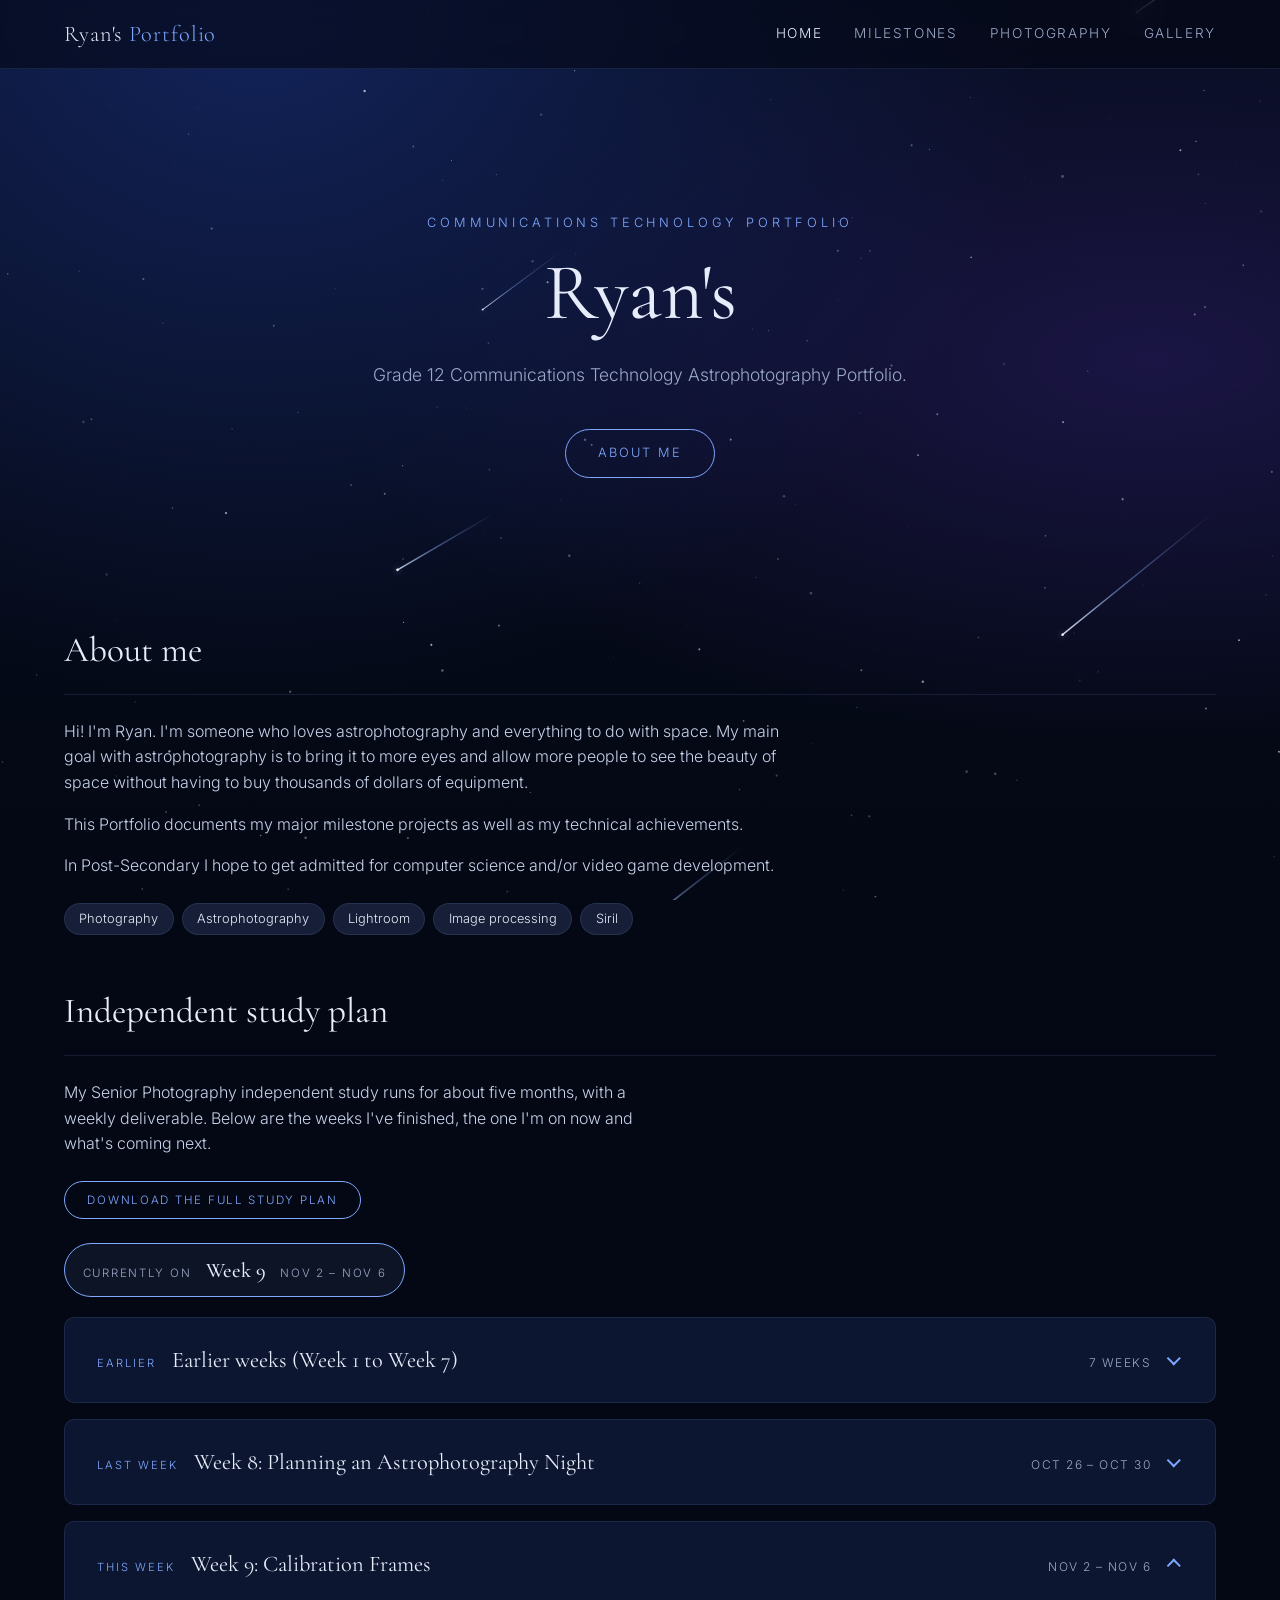
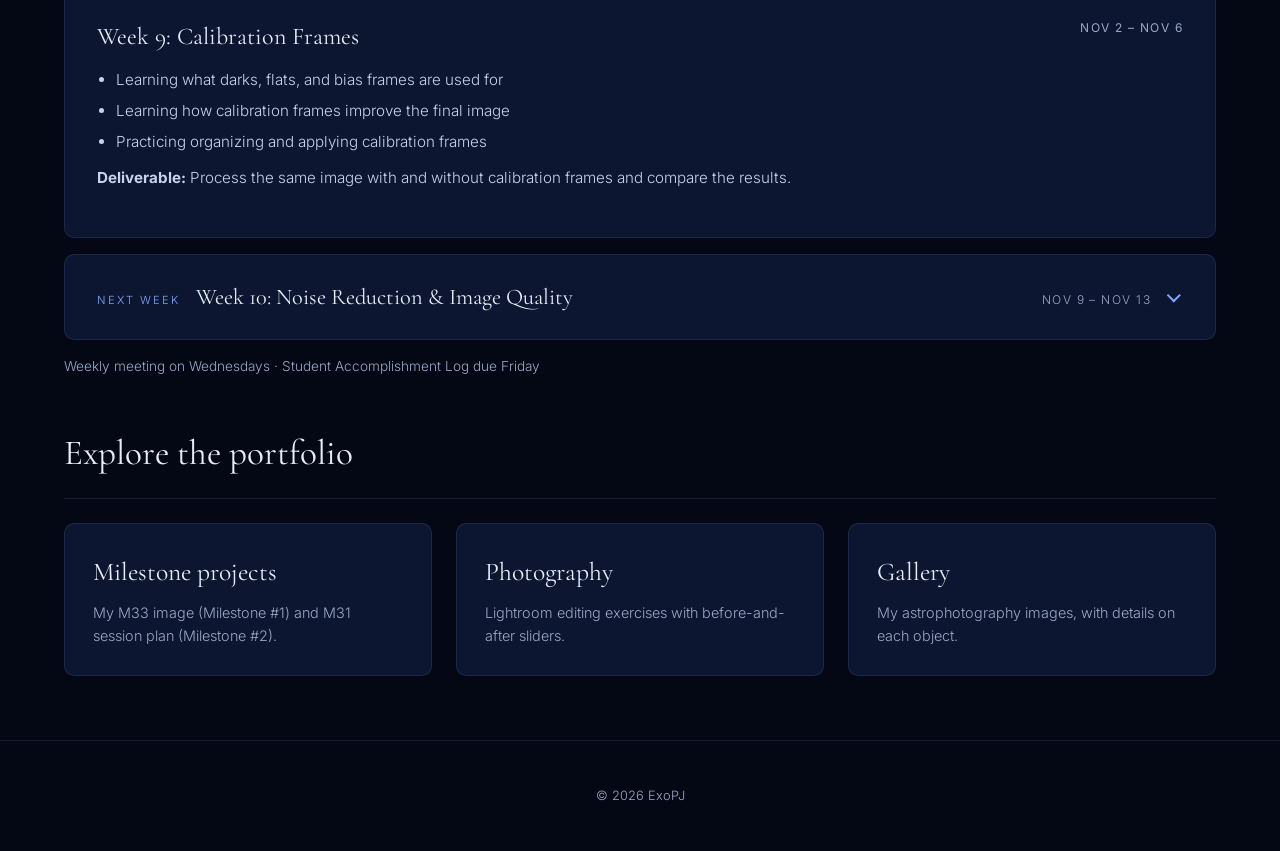
<file: index.html>
<!doctype html>
<html lang="en">
<head>
  <meta charset="utf-8">
  <meta name="viewport" content="width=device-width, initial-scale=1">
  <title>Home | Ryan – Communications Technology Portfolio</title>
  <meta name="description" content="Communications Technology portfolio: photography, astrophotography and milestone projects.">
  <link rel="preconnect" href="https://fonts.googleapis.com">
  <link rel="preconnect" href="https://fonts.gstatic.com" crossorigin>
  <link href="https://fonts.googleapis.com/css2?family=Cormorant+Garamond:wght@400;500&family=Inter:wght@300;400;500&display=swap" rel="stylesheet">
  <link rel="stylesheet" href="css/style.css?v=10">
</head>
<body>
  <canvas id="starfield" aria-hidden="true"></canvas>

  <header class="site-header">
    <nav class="nav">
      <a href="index.html" class="brand">Ryan's <span>Portfolio</span></a>
      <ul class="nav-links">
        <li><a href="index.html" class="current" aria-current="page">Home</a></li>
        <li><a href="milestones.html">Milestones</a></li>
        <li><a href="photography.html">Photography</a></li>
        <li><a href="gallery.html">Gallery</a></li>
      </ul>
    </nav>
  </header>

  <main>
    <section class="hero">
      <p class="eyebrow">Communications Technology Portfolio</p>
      <h1>Ryan's</h1>
      <p class="lede">Grade 12 Communications Technology Astrophotography Portfolio.</p>
      <a href="#about" class="btn">About me</a>
    </section>

    <section id="about" class="content">
      <h2 class="sub-head" style="margin-top:0">About me</h2>
      <div class="about-text">
        <p>Hi! I'm Ryan. I'm someone who loves astrophotography and everything to do with space. My main goal with astrophotography is to bring it to more eyes and allow more people to see the beauty of space without having to buy thousands of dollars of equipment.</p>
        <p>This Portfolio documents my major milestone projects as well as my technical achievements.</p>
        <p>In Post-Secondary I hope to get admitted for computer science and/or video game development.</p>
        <ul class="tags">
          <li>Photography</li><li>Astrophotography</li><li>Lightroom</li><li>Image processing</li><li>Siril</li>
        </ul>
      </div>

      <h2 class="sub-head">Independent study plan</h2>
      <p class="plan-intro">My Senior Photography independent study runs for about five months, with a weekly deliverable. Below are the weeks I've finished, the one I'm on now and what's coming next.</p>
      <p><a class="btn small" href="files/Senior_Photography_Independent_Study_Ryan.docx" download>Download the full study plan</a></p>
      <div id="study-plan" class="study-plan"></div>

      <h2 class="sub-head">Explore the portfolio</h2>
      <div class="tiles">
        <a class="tile" href="milestones.html"><h3>Milestone projects</h3><p>My M33 image (Milestone #1) and M31 session plan (Milestone #2).</p></a>
        <a class="tile" href="photography.html"><h3>Photography</h3><p>Lightroom editing exercises with before-and-after sliders.</p></a>
        <a class="tile" href="gallery.html"><h3>Gallery</h3><p>My astrophotography images, with details on each object.</p></a>
      </div>
    </section>

  </main>

  <footer class="site-footer">
    <p>&copy; <span id="year"></span> ExoPJ</p>
  </footer>

  <script src="js/portfolio.js?v=5"></script>
  <script src="js/study-plan.js?v=2"></script>
  <script src="js/site.js?v=6"></script>
  <script src="js/cursor.js?v=5"></script>
</body>
</html>
</file>
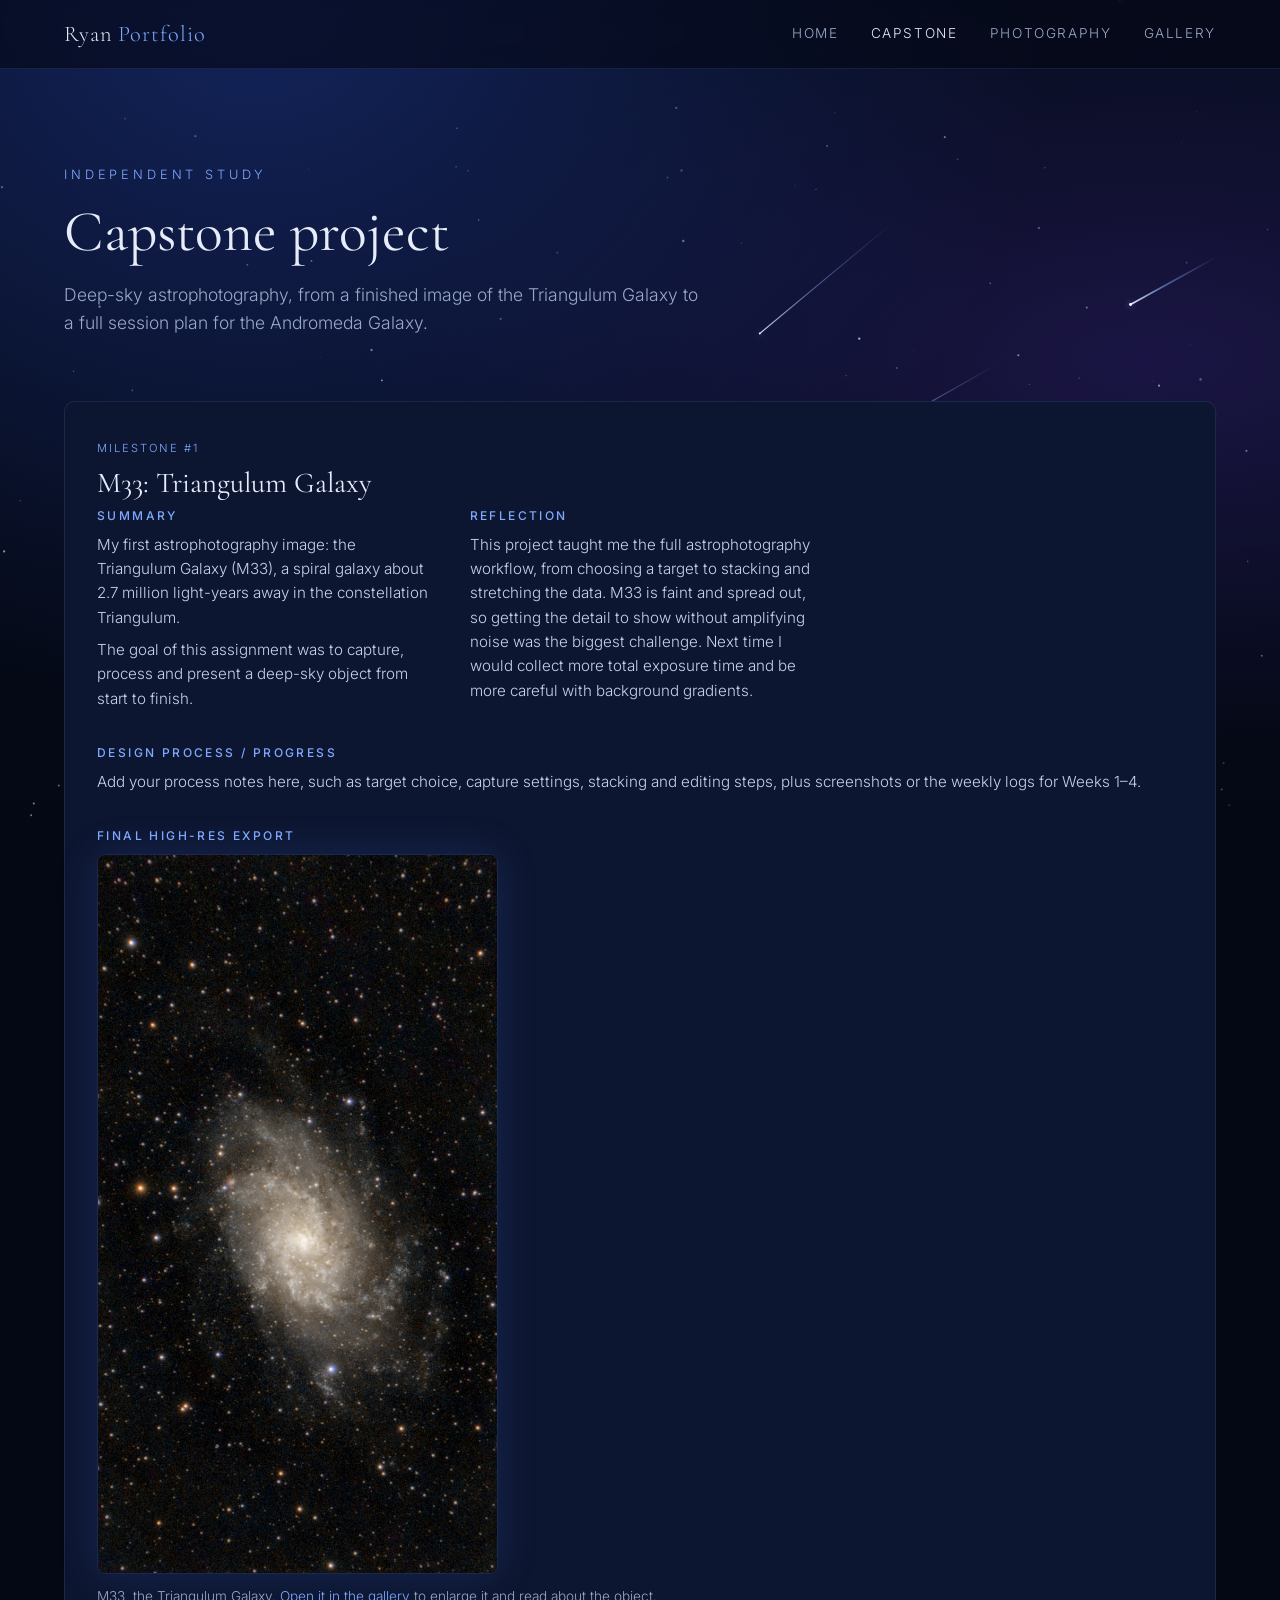
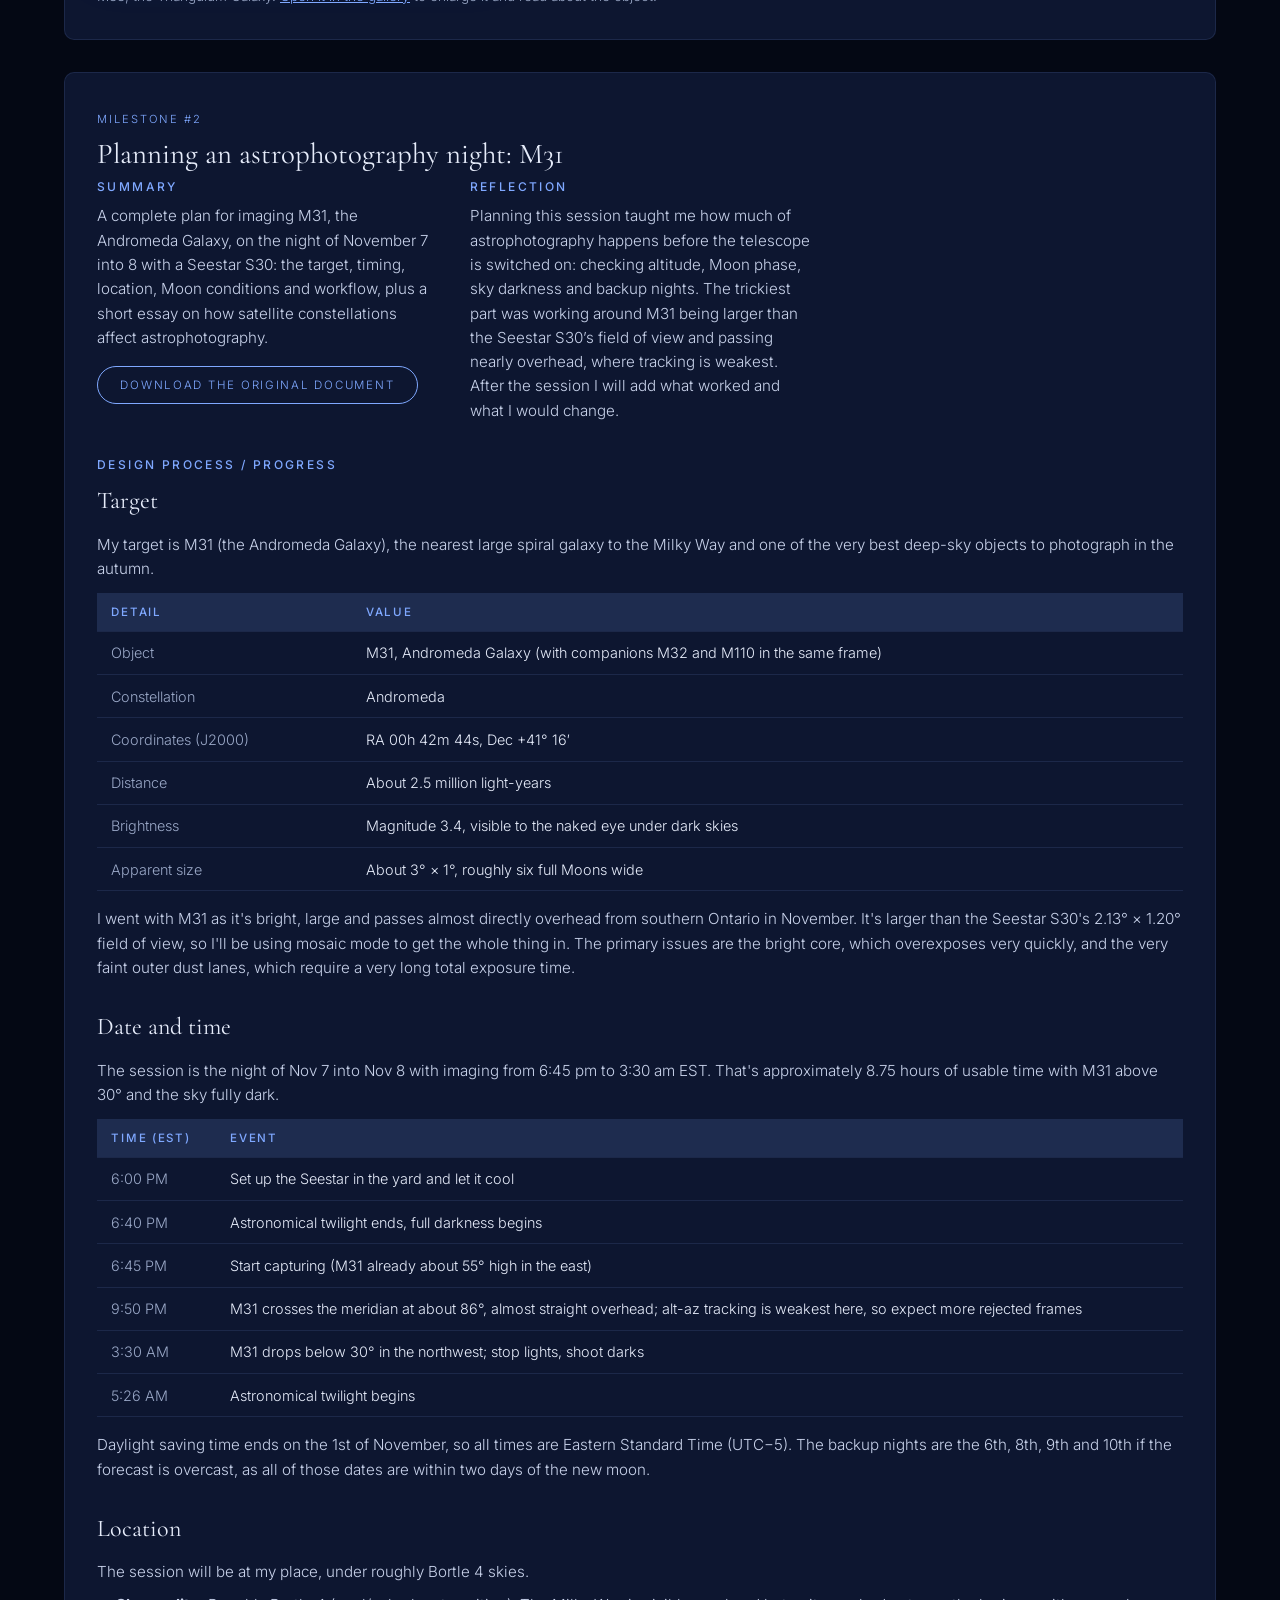
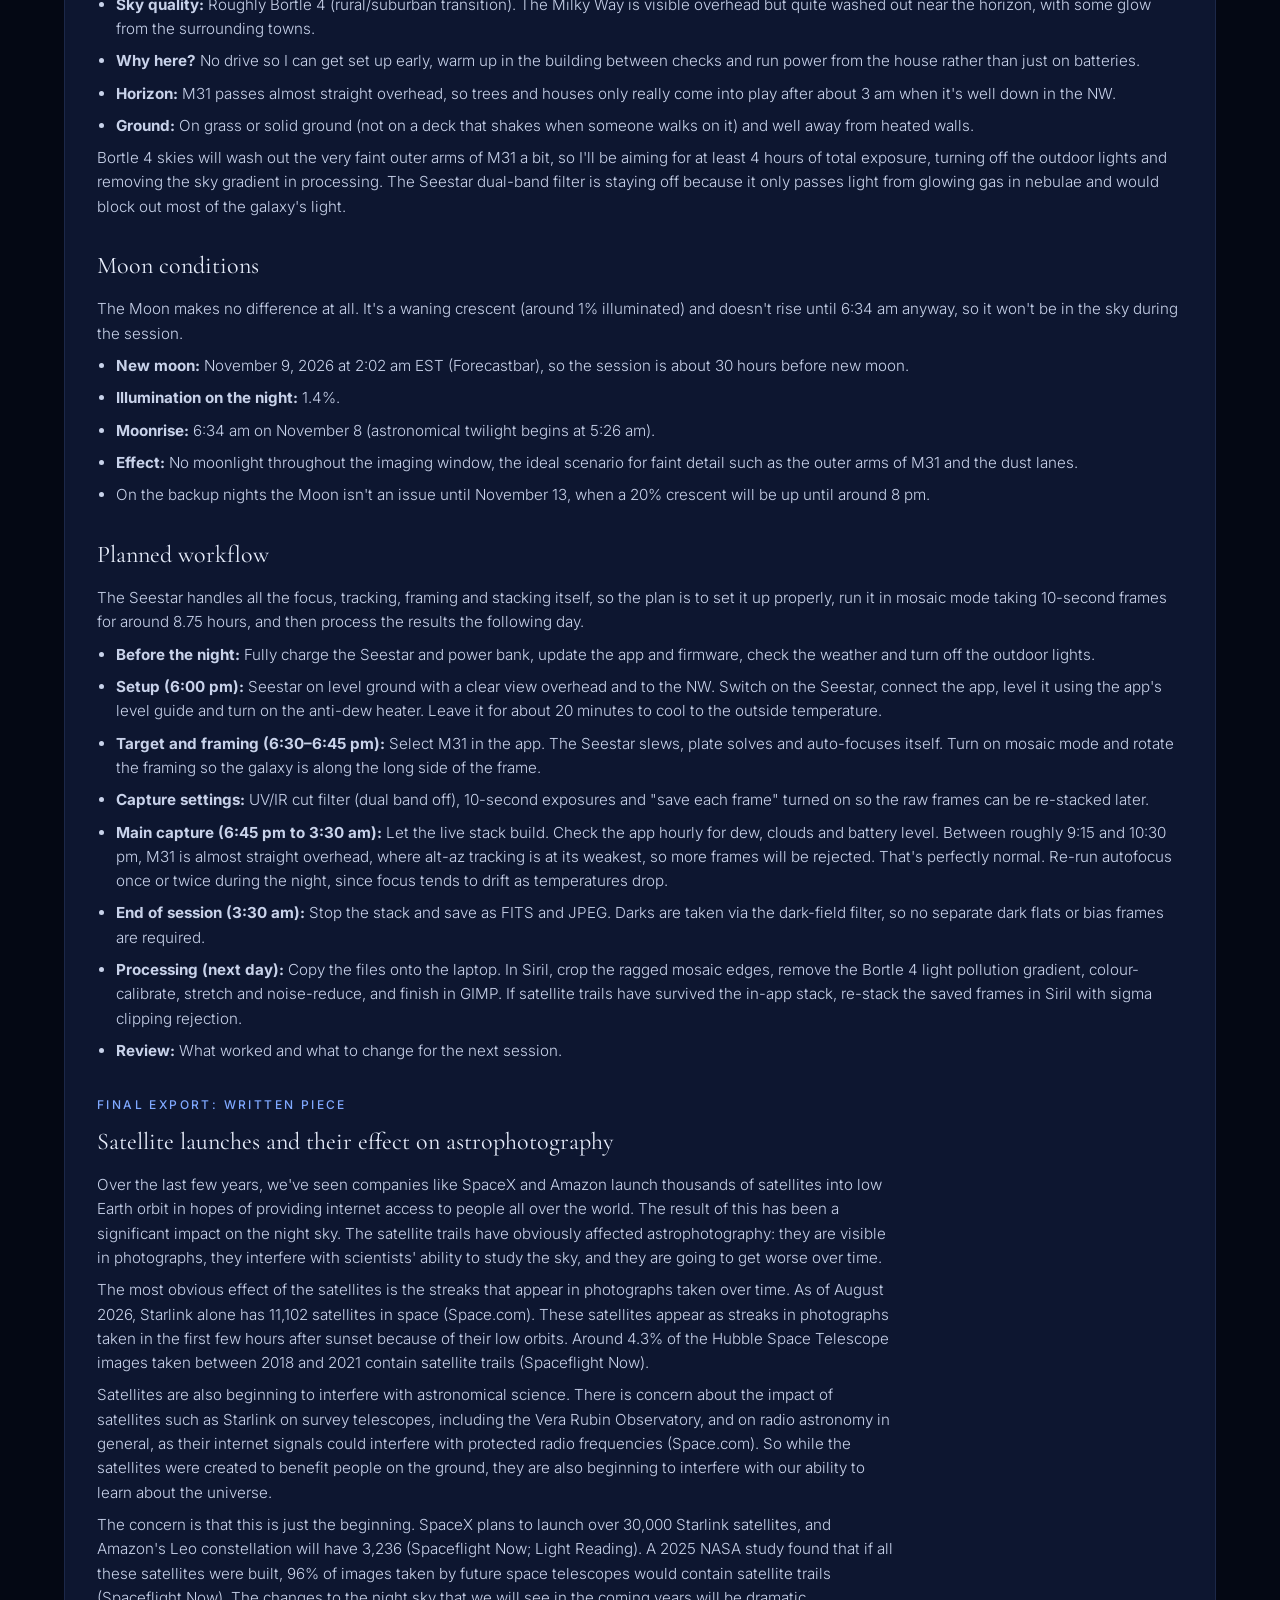
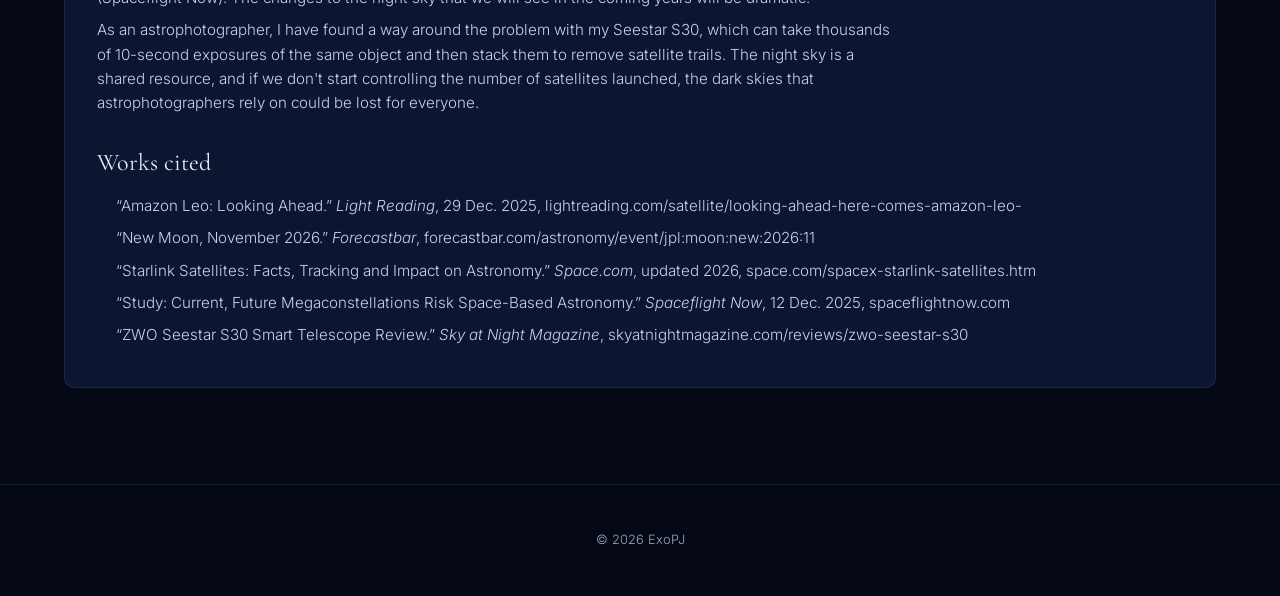
<file: capstone.html>
<!doctype html>
<html lang="en">
<head>
  <meta charset="utf-8">
  <meta name="viewport" content="width=device-width, initial-scale=1">
  <title>Capstone | Ryan – Communications Technology Portfolio</title>
  <meta name="description" content="Communications Technology portfolio: photography, astrophotography and capstone project.">
  <link rel="preconnect" href="https://fonts.googleapis.com">
  <link rel="preconnect" href="https://fonts.gstatic.com" crossorigin>
  <link href="https://fonts.googleapis.com/css2?family=Cormorant+Garamond:wght@400;500&family=Inter:wght@300;400;500&display=swap" rel="stylesheet">
  <link rel="stylesheet" href="css/style.css?v=5">
</head>
<body>
  <canvas id="starfield" aria-hidden="true"></canvas>

  <header class="site-header">
    <nav class="nav">
      <a href="index.html" class="brand">Ryan <span>Portfolio</span></a>
      <ul class="nav-links">
        <li><a href="index.html">Home</a></li>
        <li><a href="capstone.html" class="current" aria-current="page">Capstone</a></li>
        <li><a href="photography.html">Photography</a></li>
        <li><a href="gallery.html">Gallery</a></li>
      </ul>
    </nav>
  </header>

  <main>
    <section class="page-hero">
      <p class="eyebrow">Independent study</p>
      <h1>Capstone project</h1>
      <p class="lede">Deep-sky astrophotography, from a finished image of the Triangulum Galaxy to a full session plan for the Andromeda Galaxy.</p>
    </section>
    <div class="content">

    <article class="milestone" id="milestone-1">
      <header><span class="badge">Milestone #1</span><h2>M33: Triangulum Galaxy</h2></header>
      <div class="ms-grid">
        <section class="ms-part"><h3>Summary</h3>
          <p>My first astrophotography image: the Triangulum Galaxy (M33), a spiral galaxy about 2.7 million light-years away in the constellation Triangulum.</p>
          <p>The goal of this assignment was to capture, process and present a deep-sky object from start to finish.</p>
        </section>
        <section class="ms-part"><h3>Reflection</h3>
          <p>This project taught me the full astrophotography workflow, from choosing a target to stacking and stretching the data. M33 is faint and spread out, so getting the detail to show without amplifying noise was the biggest challenge. Next time I would collect more total exposure time and be more careful with background gradients.</p>
        </section>
        <section class="ms-part wide"><h3>Design process / progress</h3>
          <p class="todo">Add your process notes here, such as target choice, capture settings, stacking and editing steps, plus screenshots or the weekly logs for Weeks 1&ndash;4.</p>
        </section>
        <section class="ms-part wide"><h3>Final high-res export</h3>
          <figure class="ms-figure">
            <a href="gallery.html"><img src="images/m33.webp" alt="Triangulum Galaxy (M33)" loading="lazy"></a>
            <figcaption>M33, the Triangulum Galaxy. <a href="gallery.html">Open it in the gallery</a> to enlarge it and read about the object.</figcaption>
          </figure>
        </section>
      </div>
    </article>

    <article class="milestone" id="milestone-2">
      <header><span class="badge">Milestone #2</span><h2>Planning an astrophotography night: M31</h2></header>
      <div class="ms-grid">
        <section class="ms-part"><h3>Summary</h3>
          <p>A complete plan for imaging M31, the Andromeda Galaxy, on the night of November 7 into 8 with a Seestar S30: the target, timing, location, Moon conditions and workflow, plus a short essay on how satellite constellations affect astrophotography.</p>
          <p><a class="btn small" href="files/Planning_an_Astrophotography_Night.docx" download>Download the original document</a></p>
        </section>
        <section class="ms-part"><h3>Reflection</h3>
          <p>Planning this session taught me how much of astrophotography happens before the telescope is switched on: checking altitude, Moon phase, sky darkness and backup nights. The trickiest part was working around M31 being larger than the Seestar S30&rsquo;s field of view and passing nearly overhead, where tracking is weakest. After the session I will add what worked and what I would change.</p>
        </section>

        <section class="ms-part wide"><h3>Design process / progress</h3>
          <h4 class="doc-h">Target</h4>
          <p>My target is M31 (the Andromeda Galaxy), the nearest large spiral galaxy to the Milky Way and one of the very best deep-sky objects to photograph in the autumn.</p>
          <div class="table-wrap"><table class="data-table">
            <thead><tr><th>Detail</th><th>Value</th></tr></thead>
            <tbody>
              <tr><td>Object</td><td>M31, Andromeda Galaxy (with companions M32 and M110 in the same frame)</td></tr>
              <tr><td>Constellation</td><td>Andromeda</td></tr>
              <tr><td>Coordinates (J2000)</td><td>RA 00h 42m 44s, Dec +41° 16′</td></tr>
              <tr><td>Distance</td><td>About 2.5 million light-years</td></tr>
              <tr><td>Brightness</td><td>Magnitude 3.4, visible to the naked eye under dark skies</td></tr>
              <tr><td>Apparent size</td><td>About 3° × 1°, roughly six full Moons wide</td></tr>
            </tbody>
          </table></div>
          <p>I went with M31 as it's bright, large and passes almost directly overhead from southern Ontario in November. It's larger than the Seestar S30's 2.13° × 1.20° field of view, so I'll be using mosaic mode to get the whole thing in. The primary issues are the bright core, which overexposes very quickly, and the very faint outer dust lanes, which require a very long total exposure time.</p>

          <h4 class="doc-h">Date and time</h4>
          <p>The session is the night of Nov 7 into Nov 8 with imaging from 6:45 pm to 3:30 am EST. That's approximately 8.75 hours of usable time with M31 above 30° and the sky fully dark.</p>
          <div class="table-wrap"><table class="data-table">
            <thead><tr><th>Time (EST)</th><th>Event</th></tr></thead>
            <tbody>
              <tr><td>6:00 PM</td><td>Set up the Seestar in the yard and let it cool</td></tr>
              <tr><td>6:40 PM</td><td>Astronomical twilight ends, full darkness begins</td></tr>
              <tr><td>6:45 PM</td><td>Start capturing (M31 already about 55° high in the east)</td></tr>
              <tr><td>9:50 PM</td><td>M31 crosses the meridian at about 86°, almost straight overhead; alt-az tracking is weakest here, so expect more rejected frames</td></tr>
              <tr><td>3:30 AM</td><td>M31 drops below 30° in the northwest; stop lights, shoot darks</td></tr>
              <tr><td>5:26 AM</td><td>Astronomical twilight begins</td></tr>
            </tbody>
          </table></div>
          <p>Daylight saving time ends on the 1st of November, so all times are Eastern Standard Time (UTC−5). The backup nights are the 6th, 8th, 9th and 10th if the forecast is overcast, as all of those dates are within two days of the new moon.</p>

          <h4 class="doc-h">Location</h4>
          <p>The session will be at my place, under roughly Bortle 4 skies.</p>
          <ul>
            <li><strong>Sky quality:</strong> Roughly Bortle 4 (rural/suburban transition). The Milky Way is visible overhead but quite washed out near the horizon, with some glow from the surrounding towns.</li>
            <li><strong>Why here?</strong> No drive so I can get set up early, warm up in the building between checks and run power from the house rather than just on batteries.</li>
            <li><strong>Horizon:</strong> M31 passes almost straight overhead, so trees and houses only really come into play after about 3 am when it's well down in the NW.</li>
            <li><strong>Ground:</strong> On grass or solid ground (not on a deck that shakes when someone walks on it) and well away from heated walls.</li>
          </ul>
          <p>Bortle 4 skies will wash out the very faint outer arms of M31 a bit, so I'll be aiming for at least 4 hours of total exposure, turning off the outdoor lights and removing the sky gradient in processing. The Seestar dual-band filter is staying off because it only passes light from glowing gas in nebulae and would block out most of the galaxy's light.</p>

          <h4 class="doc-h">Moon conditions</h4>
          <p>The Moon makes no difference at all. It's a waning crescent (around 1% illuminated) and doesn't rise until 6:34 am anyway, so it won't be in the sky during the session.</p>
          <ul>
            <li><strong>New moon:</strong> November 9, 2026 at 2:02 am EST (Forecastbar), so the session is about 30 hours before new moon.</li>
            <li><strong>Illumination on the night:</strong> 1.4%.</li>
            <li><strong>Moonrise:</strong> 6:34 am on November 8 (astronomical twilight begins at 5:26 am).</li>
            <li><strong>Effect:</strong> No moonlight throughout the imaging window, the ideal scenario for faint detail such as the outer arms of M31 and the dust lanes.</li>
            <li>On the backup nights the Moon isn't an issue until November 13, when a 20% crescent will be up until around 8 pm.</li>
          </ul>

          <h4 class="doc-h">Planned workflow</h4>
          <p>The Seestar handles all the focus, tracking, framing and stacking itself, so the plan is to set it up properly, run it in mosaic mode taking 10-second frames for around 8.75 hours, and then process the results the following day.</p>
          <ul>
            <li><strong>Before the night:</strong> Fully charge the Seestar and power bank, update the app and firmware, check the weather and turn off the outdoor lights.</li>
            <li><strong>Setup (6:00 pm):</strong> Seestar on level ground with a clear view overhead and to the NW. Switch on the Seestar, connect the app, level it using the app's level guide and turn on the anti-dew heater. Leave it for about 20 minutes to cool to the outside temperature.</li>
            <li><strong>Target and framing (6:30&ndash;6:45 pm):</strong> Select M31 in the app. The Seestar slews, plate solves and auto-focuses itself. Turn on mosaic mode and rotate the framing so the galaxy is along the long side of the frame.</li>
            <li><strong>Capture settings:</strong> UV/IR cut filter (dual band off), 10-second exposures and "save each frame" turned on so the raw frames can be re-stacked later.</li>
            <li><strong>Main capture (6:45 pm to 3:30 am):</strong> Let the live stack build. Check the app hourly for dew, clouds and battery level. Between roughly 9:15 and 10:30 pm, M31 is almost straight overhead, where alt-az tracking is at its weakest, so more frames will be rejected. That's perfectly normal. Re-run autofocus once or twice during the night, since focus tends to drift as temperatures drop.</li>
            <li><strong>End of session (3:30 am):</strong> Stop the stack and save as FITS and JPEG. Darks are taken via the dark-field filter, so no separate dark flats or bias frames are required.</li>
            <li><strong>Processing (next day):</strong> Copy the files onto the laptop. In Siril, crop the ragged mosaic edges, remove the Bortle 4 light pollution gradient, colour-calibrate, stretch and noise-reduce, and finish in GIMP. If satellite trails have survived the in-app stack, re-stack the saved frames in Siril with sigma clipping rejection.</li>
            <li><strong>Review:</strong> What worked and what to change for the next session.</li>
          </ul>
        </section>

        <section class="ms-part wide"><h3>Final export: written piece</h3>
          <h4 class="doc-h">Satellite launches and their effect on astrophotography</h4>
          <div class="essay">
            <p>Over the last few years, we've seen companies like SpaceX and Amazon launch thousands of satellites into low Earth orbit in hopes of providing internet access to people all over the world. The result of this has been a significant impact on the night sky. The satellite trails have obviously affected astrophotography: they are visible in photographs, they interfere with scientists' ability to study the sky, and they are going to get worse over time.</p>
            <p>The most obvious effect of the satellites is the streaks that appear in photographs taken over time. As of August 2026, Starlink alone has 11,102 satellites in space (Space.com). These satellites appear as streaks in photographs taken in the first few hours after sunset because of their low orbits. Around 4.3% of the Hubble Space Telescope images taken between 2018 and 2021 contain satellite trails (Spaceflight Now).</p>
            <p>Satellites are also beginning to interfere with astronomical science. There is concern about the impact of satellites such as Starlink on survey telescopes, including the Vera Rubin Observatory, and on radio astronomy in general, as their internet signals could interfere with protected radio frequencies (Space.com). So while the satellites were created to benefit people on the ground, they are also beginning to interfere with our ability to learn about the universe.</p>
            <p>The concern is that this is just the beginning. SpaceX plans to launch over 30,000 Starlink satellites, and Amazon's Leo constellation will have 3,236 (Spaceflight Now; Light Reading). A 2025 NASA study found that if all these satellites were built, 96% of images taken by future space telescopes would contain satellite trails (Spaceflight Now). The changes to the night sky that we will see in the coming years will be dramatic.</p>
            <p>As an astrophotographer, I have found a way around the problem with my Seestar S30, which can take thousands of 10-second exposures of the same object and then stack them to remove satellite trails. The night sky is a shared resource, and if we don't start controlling the number of satellites launched, the dark skies that astrophotographers rely on could be lost for everyone.</p>
          </div>
          <h4 class="doc-h">Works cited</h4>
          <ul class="cited">
            <li>&ldquo;Amazon Leo: Looking Ahead.&rdquo; <em>Light Reading</em>, 29 Dec. 2025, lightreading.com/satellite/looking-ahead-here-comes-amazon-leo-</li>
            <li>&ldquo;New Moon, November 2026.&rdquo; <em>Forecastbar</em>, forecastbar.com/astronomy/event/jpl:moon:new:2026:11</li>
            <li>&ldquo;Starlink Satellites: Facts, Tracking and Impact on Astronomy.&rdquo; <em>Space.com</em>, updated 2026, space.com/spacex-starlink-satellites.htm</li>
            <li>&ldquo;Study: Current, Future Megaconstellations Risk Space-Based Astronomy.&rdquo; <em>Spaceflight Now</em>, 12 Dec. 2025, spaceflightnow.com</li>
            <li>&ldquo;ZWO Seestar S30 Smart Telescope Review.&rdquo; <em>Sky at Night Magazine</em>, skyatnightmagazine.com/reviews/zwo-seestar-s30</li>
          </ul>
        </section>
      </div>
    </article>

    </div>
  </main>

  <footer class="site-footer">
    <p>&copy; <span id="year"></span> ExoPJ</p>
  </footer>

  <script src="js/portfolio.js?v=5"></script>
  <script src="js/site.js?v=5"></script>
  <script src="js/cursor.js?v=5"></script>
</body>
</html>
</file>
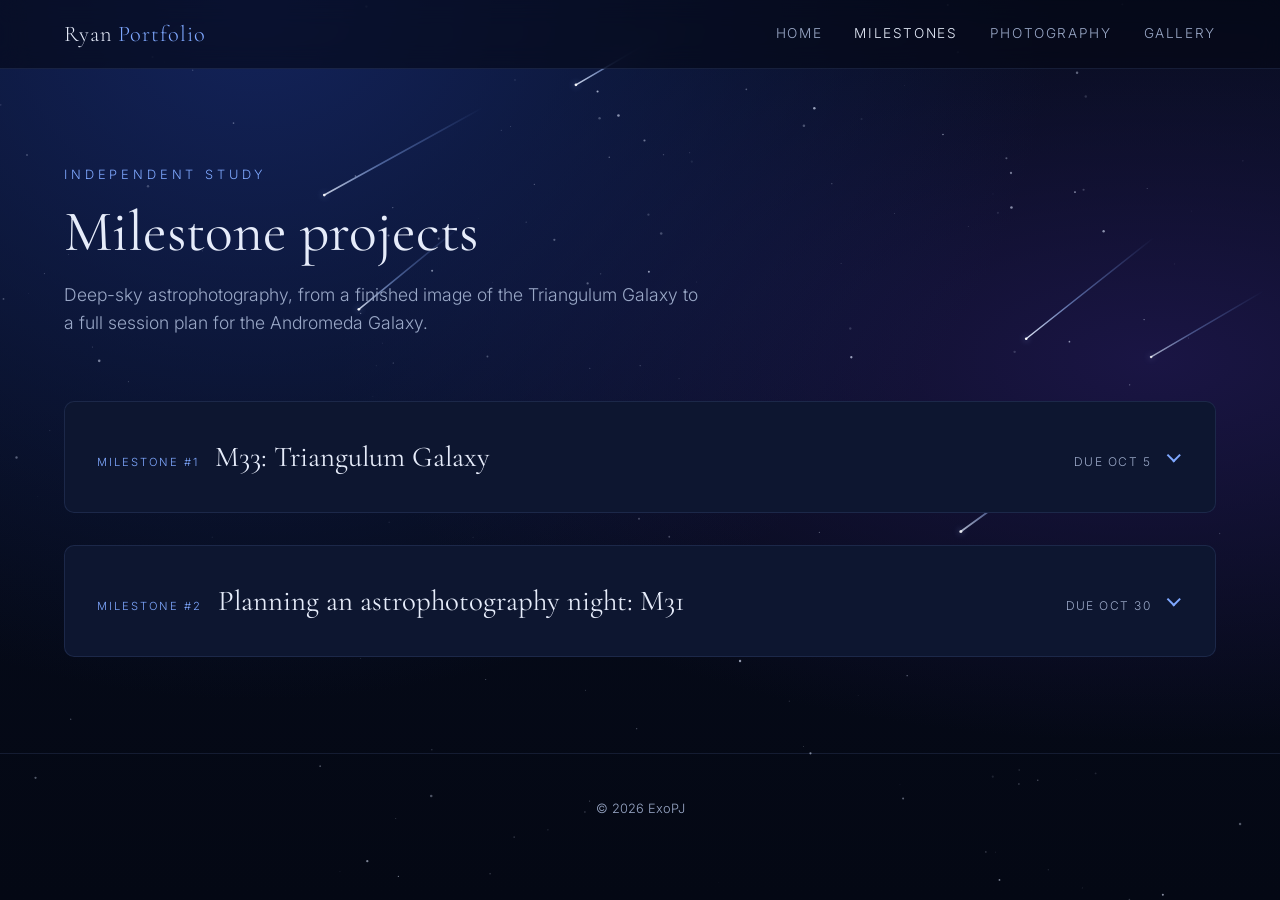
<file: milestones.html>
<!doctype html>
<html lang="en">
<head>
  <meta charset="utf-8">
  <meta name="viewport" content="width=device-width, initial-scale=1">
  <title>Milestones | Ryan – Communications Technology Portfolio</title>
  <meta name="description" content="Communications Technology portfolio: photography, astrophotography and milestone projects.">
  <link rel="preconnect" href="https://fonts.googleapis.com">
  <link rel="preconnect" href="https://fonts.gstatic.com" crossorigin>
  <link href="https://fonts.googleapis.com/css2?family=Cormorant+Garamond:wght@400;500&family=Inter:wght@300;400;500&display=swap" rel="stylesheet">
  <link rel="stylesheet" href="css/style.css?v=10">
</head>
<body>
  <canvas id="starfield" aria-hidden="true"></canvas>

  <header class="site-header">
    <nav class="nav">
      <a href="index.html" class="brand">Ryan <span>Portfolio</span></a>
      <ul class="nav-links">
        <li><a href="index.html">Home</a></li>
        <li><a href="milestones.html" class="current" aria-current="page">Milestones</a></li>
        <li><a href="photography.html">Photography</a></li>
        <li><a href="gallery.html">Gallery</a></li>
      </ul>
    </nav>
  </header>

  <main>
    <section class="page-hero">
      <p class="eyebrow">Independent study</p>
      <h1>Milestone projects</h1>
      <p class="lede">Deep-sky astrophotography, from a finished image of the Triangulum Galaxy to a full session plan for the Andromeda Galaxy.</p>
    </section>
    <div class="content">

    <details class="milestone" id="milestone-1">
      <summary><span class="badge">Milestone #1</span><h2>M33: Triangulum Galaxy</h2><span class="due">Due Oct 5</span></summary>
      <div class="ms-grid">
        <section class="ms-part"><h3>Summary</h3>
          <p>My first astrophotography image: the Triangulum Galaxy (M33), a spiral galaxy about 2.7 million light-years away in the constellation Triangulum.</p>
          <p>The goal of this assignment was to capture, process and present a deep-sky object from start to finish.</p>
        </section>
        <section class="ms-part"><h3>Reflection</h3>
          <p>This project taught me the full astrophotography workflow, from choosing a target to stacking and stretching the data. M33 is faint and spread out, so getting the detail to show without amplifying noise was the biggest challenge. Next time I would collect more total exposure time and be more careful with background gradients.</p>
        </section>
        <section class="ms-part wide"><h3>Design process / progress</h3>
          <ol>
            <li><strong>Choose the target:</strong> I planned which deep-sky object to photograph for the milestone and settled on one that suits my equipment.</li>
            <li><strong>Plan around the sky:</strong> I checked the forecast, cloud cover and Moon brightness to find a night when the data would not be washed out. It was cloudy and the Moon was bright, so I picked the first clear night to capture.</li>
            <li><strong>Learn better processing:</strong> I watched advanced stacking and stretching tutorials so I would have more control over the final image, since most of the result comes from post-processing.</li>
            <li><strong>Capture the data:</strong> On the clear night I take as many light frames as I can of the target.</li>
            <li><strong>Stack:</strong> In Siril I combine the frames into one image, filtering by quality so a satellite trail or other bad frame doesn&rsquo;t end up in the stack.</li>
            <li><strong>Stretch:</strong> I stretch the stacked image to bring out the faint detail, and remove the stars to work on the galaxy itself.</li>
            <li><strong>Edit in Lightroom:</strong> I finish with exposure, contrast, highlights, shadows and blacks, then export the final image.</li>
          </ol>
          <p>
            <a class="btn small" href="files/Weekly_Student_Accomplishment_Log_Week_3.docx" download>Download Week 3 log</a>
            <a class="btn small" href="files/Weekly_Student_Accomplishment_Log_Week_4.docx" download>Download Week 4 log</a>
          </p>
        </section>
        <section class="ms-part wide"><h3>Final high-res export</h3>
          <figure class="ms-figure">
            <a href="gallery.html"><img src="images/m33.webp" alt="Triangulum Galaxy (M33)" loading="lazy"></a>
            <figcaption>M33, the Triangulum Galaxy. <a href="gallery.html">Open it in the gallery</a> to enlarge it and read about the object.</figcaption>
          </figure>
        </section>
      </div>
    </details>

    <details class="milestone" id="milestone-2">
      <summary><span class="badge">Milestone #2</span><h2>Planning an astrophotography night: M31</h2><span class="due">Due Oct 30</span></summary>
      <div class="ms-grid">
        <section class="ms-part"><h3>Summary</h3>
          <p>A complete plan for imaging M31, the Andromeda Galaxy, on the night of November 7 into 8 with a Seestar S30: the target, timing, location, Moon conditions and workflow, plus a short essay on how satellite constellations affect astrophotography.</p>
          <p><a class="btn small" href="files/Planning_an_Astrophotography_Night.docx" download>Download the original document</a></p>
        </section>
        <section class="ms-part"><h3>Reflection</h3>
          <p>Planning this session taught me how much of astrophotography happens before the telescope is switched on: checking altitude, Moon phase, sky darkness and backup nights. The trickiest part was working around M31 being larger than the Seestar S30&rsquo;s field of view and passing nearly overhead, where tracking is weakest. After the session I will add what worked and what I would change.</p>
        </section>

        <section class="ms-part wide"><h3>Design process / progress</h3>
          <h4 class="doc-h">Target</h4>
          <p>My target is M31 (the Andromeda Galaxy), the nearest large spiral galaxy to the Milky Way and one of the very best deep-sky objects to photograph in the autumn.</p>
          <div class="table-wrap"><table class="data-table">
            <thead><tr><th>Detail</th><th>Value</th></tr></thead>
            <tbody>
              <tr><td>Object</td><td>M31, Andromeda Galaxy (with companions M32 and M110 in the same frame)</td></tr>
              <tr><td>Constellation</td><td>Andromeda</td></tr>
              <tr><td>Coordinates (J2000)</td><td>RA 00h 42m 44s, Dec +41° 16′</td></tr>
              <tr><td>Distance</td><td>About 2.5 million light-years</td></tr>
              <tr><td>Brightness</td><td>Magnitude 3.4, visible to the naked eye under dark skies</td></tr>
              <tr><td>Apparent size</td><td>About 3° × 1°, roughly six full Moons wide</td></tr>
            </tbody>
          </table></div>
          <p>I went with M31 as it's bright, large and passes almost directly overhead from southern Ontario in November. It's larger than the Seestar S30's 2.13° × 1.20° field of view, so I'll be using mosaic mode to get the whole thing in. The primary issues are the bright core, which overexposes very quickly, and the very faint outer dust lanes, which require a very long total exposure time.</p>

          <h4 class="doc-h">Date and time</h4>
          <p>The session is the night of Nov 7 into Nov 8 with imaging from 6:45 pm to 3:30 am EST. That's approximately 8.75 hours of usable time with M31 above 30° and the sky fully dark.</p>
          <div class="table-wrap"><table class="data-table">
            <thead><tr><th>Time (EST)</th><th>Event</th></tr></thead>
            <tbody>
              <tr><td>6:00 PM</td><td>Set up the Seestar in the yard and let it cool</td></tr>
              <tr><td>6:40 PM</td><td>Astronomical twilight ends, full darkness begins</td></tr>
              <tr><td>6:45 PM</td><td>Start capturing (M31 already about 55° high in the east)</td></tr>
              <tr><td>9:50 PM</td><td>M31 crosses the meridian at about 86°, almost straight overhead; alt-az tracking is weakest here, so expect more rejected frames</td></tr>
              <tr><td>3:30 AM</td><td>M31 drops below 30° in the northwest; stop lights, shoot darks</td></tr>
              <tr><td>5:26 AM</td><td>Astronomical twilight begins</td></tr>
            </tbody>
          </table></div>
          <p>Daylight saving time ends on the 1st of November, so all times are Eastern Standard Time (UTC−5). The backup nights are the 6th, 8th, 9th and 10th if the forecast is overcast, as all of those dates are within two days of the new moon.</p>

          <h4 class="doc-h">Location</h4>
          <p>The session will be at my place, under roughly Bortle 4 skies.</p>
          <ul>
            <li><strong>Sky quality:</strong> Roughly Bortle 4 (rural/suburban transition). The Milky Way is visible overhead but quite washed out near the horizon, with some glow from the surrounding towns.</li>
            <li><strong>Why here?</strong> No drive so I can get set up early, warm up in the building between checks and run power from the house rather than just on batteries.</li>
            <li><strong>Horizon:</strong> M31 passes almost straight overhead, so trees and houses only really come into play after about 3 am when it's well down in the NW.</li>
            <li><strong>Ground:</strong> On grass or solid ground (not on a deck that shakes when someone walks on it) and well away from heated walls.</li>
          </ul>
          <p>Bortle 4 skies will wash out the very faint outer arms of M31 a bit, so I'll be aiming for at least 4 hours of total exposure, turning off the outdoor lights and removing the sky gradient in processing. The Seestar dual-band filter is staying off because it only passes light from glowing gas in nebulae and would block out most of the galaxy's light.</p>

          <h4 class="doc-h">Moon conditions</h4>
          <p>The Moon makes no difference at all. It's a waning crescent (around 1% illuminated) and doesn't rise until 6:34 am anyway, so it won't be in the sky during the session.</p>
          <ul>
            <li><strong>New moon:</strong> November 9, 2026 at 2:02 am EST (Forecastbar), so the session is about 30 hours before new moon.</li>
            <li><strong>Illumination on the night:</strong> 1.4%.</li>
            <li><strong>Moonrise:</strong> 6:34 am on November 8 (astronomical twilight begins at 5:26 am).</li>
            <li><strong>Effect:</strong> No moonlight throughout the imaging window, the ideal scenario for faint detail such as the outer arms of M31 and the dust lanes.</li>
            <li>On the backup nights the Moon isn't an issue until November 13, when a 20% crescent will be up until around 8 pm.</li>
          </ul>

          <h4 class="doc-h">Planned workflow</h4>
          <p>The Seestar handles all the focus, tracking, framing and stacking itself, so the plan is to set it up properly, run it in mosaic mode taking 10-second frames for around 8.75 hours, and then process the results the following day.</p>
          <ul>
            <li><strong>Before the night:</strong> Fully charge the Seestar and power bank, update the app and firmware, check the weather and turn off the outdoor lights.</li>
            <li><strong>Setup (6:00 pm):</strong> Seestar on level ground with a clear view overhead and to the NW. Switch on the Seestar, connect the app, level it using the app's level guide and turn on the anti-dew heater. Leave it for about 20 minutes to cool to the outside temperature.</li>
            <li><strong>Target and framing (6:30&ndash;6:45 pm):</strong> Select M31 in the app. The Seestar slews, plate solves and auto-focuses itself. Turn on mosaic mode and rotate the framing so the galaxy is along the long side of the frame.</li>
            <li><strong>Capture settings:</strong> UV/IR cut filter (dual band off), 10-second exposures and "save each frame" turned on so the raw frames can be re-stacked later.</li>
            <li><strong>Main capture (6:45 pm to 3:30 am):</strong> Let the live stack build. Check the app hourly for dew, clouds and battery level. Between roughly 9:15 and 10:30 pm, M31 is almost straight overhead, where alt-az tracking is at its weakest, so more frames will be rejected. That's perfectly normal. Re-run autofocus once or twice during the night, since focus tends to drift as temperatures drop.</li>
            <li><strong>End of session (3:30 am):</strong> Stop the stack and save as FITS and JPEG. Darks are taken via the dark-field filter, so no separate dark flats or bias frames are required.</li>
            <li><strong>Processing (next day):</strong> Copy the files onto the laptop. In Siril, crop the ragged mosaic edges, remove the Bortle 4 light pollution gradient, colour-calibrate, stretch and noise-reduce, and finish in GIMP. If satellite trails have survived the in-app stack, re-stack the saved frames in Siril with sigma clipping rejection.</li>
            <li><strong>Review:</strong> What worked and what to change for the next session.</li>
          </ul>
        </section>

        <section class="ms-part wide"><h3>Final export: written piece</h3>
          <h4 class="doc-h">Satellite launches and their effect on astrophotography</h4>
          <div class="essay">
            <p>Over the last few years, we've seen companies like SpaceX and Amazon launch thousands of satellites into low Earth orbit in hopes of providing internet access to people all over the world. The result of this has been a significant impact on the night sky. The satellite trails have obviously affected astrophotography: they are visible in photographs, they interfere with scientists' ability to study the sky, and they are going to get worse over time.</p>
            <p>The most obvious effect of the satellites is the streaks that appear in photographs taken over time. As of August 2026, Starlink alone has 11,102 satellites in space (Space.com). These satellites appear as streaks in photographs taken in the first few hours after sunset because of their low orbits. Around 4.3% of the Hubble Space Telescope images taken between 2018 and 2021 contain satellite trails (Spaceflight Now).</p>
            <p>Satellites are also beginning to interfere with astronomical science. There is concern about the impact of satellites such as Starlink on survey telescopes, including the Vera Rubin Observatory, and on radio astronomy in general, as their internet signals could interfere with protected radio frequencies (Space.com). So while the satellites were created to benefit people on the ground, they are also beginning to interfere with our ability to learn about the universe.</p>
            <p>The concern is that this is just the beginning. SpaceX plans to launch over 30,000 Starlink satellites, and Amazon's Leo constellation will have 3,236 (Spaceflight Now; Light Reading). A 2025 NASA study found that if all these satellites were built, 96% of images taken by future space telescopes would contain satellite trails (Spaceflight Now). The changes to the night sky that we will see in the coming years will be dramatic.</p>
            <p>As an astrophotographer, I have found a way around the problem with my Seestar S30, which can take thousands of 10-second exposures of the same object and then stack them to remove satellite trails. The night sky is a shared resource, and if we don't start controlling the number of satellites launched, the dark skies that astrophotographers rely on could be lost for everyone.</p>
          </div>
          <h4 class="doc-h">Works cited</h4>
          <ul class="cited">
            <li>&ldquo;Amazon Leo: Looking Ahead.&rdquo; <em>Light Reading</em>, 29 Dec. 2025, lightreading.com/satellite/looking-ahead-here-comes-amazon-leo-</li>
            <li>&ldquo;New Moon, November 2026.&rdquo; <em>Forecastbar</em>, forecastbar.com/astronomy/event/jpl:moon:new:2026:11</li>
            <li>&ldquo;Starlink Satellites: Facts, Tracking and Impact on Astronomy.&rdquo; <em>Space.com</em>, updated 2026, space.com/spacex-starlink-satellites.htm</li>
            <li>&ldquo;Study: Current, Future Megaconstellations Risk Space-Based Astronomy.&rdquo; <em>Spaceflight Now</em>, 12 Dec. 2025, spaceflightnow.com</li>
            <li>&ldquo;ZWO Seestar S30 Smart Telescope Review.&rdquo; <em>Sky at Night Magazine</em>, skyatnightmagazine.com/reviews/zwo-seestar-s30</li>
          </ul>
        </section>
      </div>
    </details>

    </div>
  </main>

  <footer class="site-footer">
    <p>&copy; <span id="year"></span> ExoPJ</p>
  </footer>

  <script src="js/portfolio.js?v=5"></script>
  <script src="js/site.js?v=6"></script>
  <script src="js/cursor.js?v=5"></script>
</body>
</html>
</file>
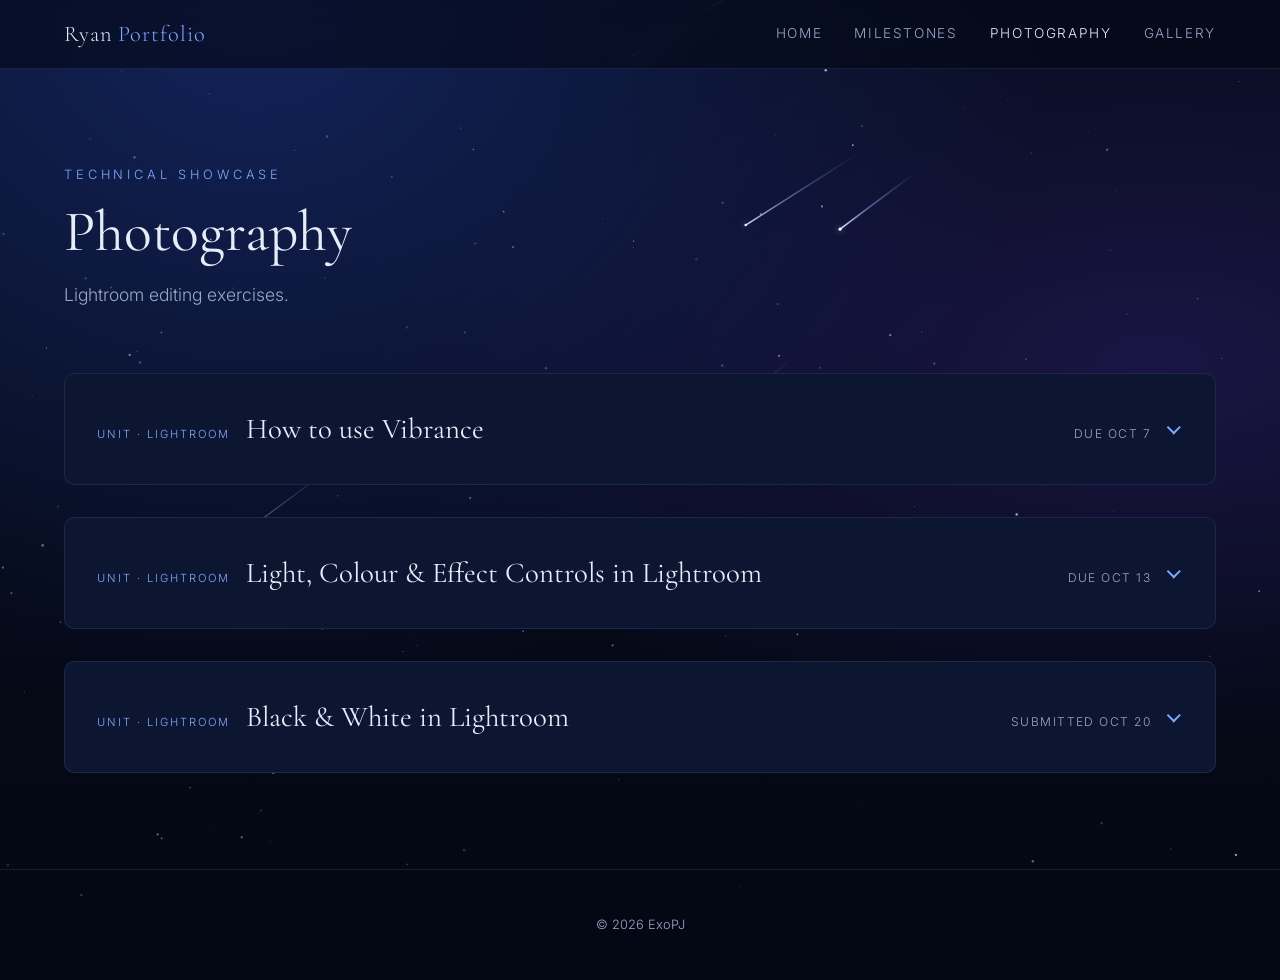
<file: photography.html>
<!doctype html>
<html lang="en">
<head>
  <meta charset="utf-8">
  <meta name="viewport" content="width=device-width, initial-scale=1">
  <title>Photography | Ryan – Communications Technology Portfolio</title>
  <meta name="description" content="Communications Technology portfolio: photography, astrophotography and milestone projects.">
  <link rel="preconnect" href="https://fonts.googleapis.com">
  <link rel="preconnect" href="https://fonts.gstatic.com" crossorigin>
  <link href="https://fonts.googleapis.com/css2?family=Cormorant+Garamond:wght@400;500&family=Inter:wght@300;400;500&display=swap" rel="stylesheet">
  <link rel="stylesheet" href="css/style.css?v=10">
</head>
<body>
  <canvas id="starfield" aria-hidden="true"></canvas>

  <header class="site-header">
    <nav class="nav">
      <a href="index.html" class="brand">Ryan <span>Portfolio</span></a>
      <ul class="nav-links">
        <li><a href="index.html">Home</a></li>
        <li><a href="milestones.html">Milestones</a></li>
        <li><a href="photography.html" class="current" aria-current="page">Photography</a></li>
        <li><a href="gallery.html">Gallery</a></li>
      </ul>
    </nav>
  </header>

  <main>
    <section class="page-hero">
      <p class="eyebrow">Technical showcase</p>
      <h1>Photography</h1>
      <p class="lede">Lightroom editing exercises.</p>
    </section>
    <div class="content">
    <details class="milestone" id="vibrance">
      <summary><span class="badge">Unit &middot; Lightroom</span><h2>How to use Vibrance</h2><span class="due">Due Oct 7</span></summary>
      <div class="ms-grid">
        <section class="ms-part"><h3>Summary</h3>
          <p>An editing exercise on the Vibrance slider in Lightroom, using an outdoor Halloween portrait of me with a camera around my neck. Vibrance boosts the colours that are dull while protecting colours that are already strong, including skin tones, so the image gets richer without looking over-processed.</p>
        </section>
        <section class="ms-part"><h3>Reflection</h3>
          <p>This edit taught me the difference between Vibrance and Saturation: Vibrance lifts muted colours first, so the leaves, grass and orange decorations came to life while blake's face stayed a natural colour. The challenge was knowing when to stop, since pushing it too far makes the whole frame look artificial. Next time I would pair it with a small saturation tweak and a mask to fine-tune specific areas.</p>
        </section>
        <section class="ms-part wide"><h3>Design process / progress</h3>
          <p>Drag the slider to compare the original with the edit.</p>
          <div class="compare landscape">
            <img class="compare-img" draggable="false" src="images/vibrance-before.jpg" alt="Before: portrait with muted colours" loading="lazy">
            <div class="compare-after"><img class="compare-img" draggable="false" src="images/vibrance-after.jpg" alt="After: portrait with Vibrance increased" loading="lazy"></div>
            <span class="compare-label left">Before</span>
            <span class="compare-label right">After</span>
            <div class="compare-handle" aria-hidden="true"></div>
            <input class="compare-range" type="range" min="0" max="100" value="50" aria-label="Before and after comparison slider">
          </div>
          <h4 class="doc-h">Edit notes: what changed</h4>
          <ul>
            <li><strong>Vibrance:</strong> Raised so the muted colours gain richness first. The grass went from a flat green to a fuller green and the fallen leaves became a warmer orange.</li>
            <li><strong>Protected tones:</strong> Skin tones were kept natural because Vibrance holds back on colours that are already saturated, so my face did not turn orange.</li>
            <li><strong>Accent colours:</strong> The red garland on the skeleton and the navy of the hoodie are deeper, which makes the subject stand out against the background.</li>
            <li><strong>Overall:</strong> The autumn mood is stronger without the harsh, over-processed look that a large Saturation increase would give.</li>
          </ul>
        </section>
        <section class="ms-part wide"><h3>Final high-res export</h3>
          <figure class="ms-figure">
            <img src="images/vibrance-after.jpg" alt="Final edited portrait with Vibrance increased" loading="lazy">
            <figcaption>Final result: portrait after the Vibrance adjustment.</figcaption>
          </figure>
        </section>
      </div>
    </details>

    <details class="milestone" id="lightroom-controls">
      <summary><span class="badge">Unit &middot; Lightroom</span><h2>Light, Colour &amp; Effect Controls in Lightroom</h2><span class="due">Due Oct 13</span></summary>
      <div class="ms-grid">
        <section class="ms-part"><h3>Summary</h3>
          <p>An editing exercise using Lightroom's Light, Colour and Effects panels on a photo of a memorial cross, taken against a dramatic cloudy sky. The goal was to bring the clouds, stonework and grass to life while keeping the cross as a strong silhouette.</p>
        </section>
        <section class="ms-part"><h3>Reflection</h3>
          <p>In this edit, I wanted to really focus on the colour grading aspect, as you can see in the before-and-after; I actually increased the green saturation in front of the cross and decreased the green saturation out in the back. It managed to keep eye's where I wanted them to stay. </p>
        </section>
        <section class="ms-part wide"><h3>Design process / progress</h3>
          <p>Drag the slider to compare the original with the edit.</p>
          <div class="compare">
            <img class="compare-img" draggable="false" src="images/lightroom-before.jpg" alt="Before: unedited photo of the memorial cross" loading="lazy">
            <div class="compare-after"><img class="compare-img" draggable="false" src="images/lightroom-after.jpg" alt="After: edited photo of the memorial cross" loading="lazy"></div>
            <span class="compare-label left">Before</span>
            <span class="compare-label right">After</span>
            <div class="compare-handle" aria-hidden="true"></div>
            <input class="compare-range" type="range" min="0" max="100" value="50" aria-label="Before and after comparison slider">
          </div>
          <h4 class="doc-h">Edit notes: what changed</h4>
          <ul>
            <li><strong>Light:</strong> Shadows were lifted so detail returns to the grass and the base of the monument, which were close to black in the original. The bright sky was kept in check so the cloud texture stays intact.</li>
            <li><strong>Colour:</strong> Vibrance and saturation were raised. The grass went from a dull, dark olive to a rich green, and the blues in the gaps between the clouds became deeper and cleaner.</li>
            <li><strong>Colour (warmth):</strong> The warm glow around the sun behind the cross is stronger, which adds a point of interest next to the silhouette.</li>
            <li><strong>Effects:</strong> Clarity / texture adds punch to the cloud edges and the stone steps, making the whole frame feel sharper and more dimensional.</li>
          </ul>
        </section>
        <section class="ms-part wide"><h3>Final high-res export</h3>
          <figure class="ms-figure">
            <img src="images/lightroom-after.jpg" alt="Final edited photo of the memorial cross" loading="lazy">
            <figcaption>Final result: memorial cross after Light, Colour and Effects adjustments.</figcaption>
          </figure>
        </section>
      </div>
    </details>

    <details class="milestone" id="black-and-white">
      <summary><span class="badge">Unit &middot; Lightroom</span><h2>Black &amp; White in Lightroom</h2><span class="due">Submitted Oct 20</span></summary>
      <div class="ms-grid">
        <section class="ms-part"><h3>Summary</h3>
          <p>A black and white conversion exercise in Lightroom on a studio portrait shot against a deep blue backdrop. The goal was to turn a strongly coloured image into a moody monochrome portrait where the subject, not the background, holds the attention.</p>
        </section>
        <section class="ms-part"><h3>Reflection</h3>
          <p>This edit was about learning to control tone and colour instead of just making an image brighter. Converting to black and white meant the colours could no longer separate the subject from the backdrop, so I had to rely on brightness and contrast to guide the eye to the face. The hardest part was keeping the skin tones bright without losing detail in the hair and clothing. Next time I would try a subtle vignette to focus attention even more.</p>
        </section>
        <section class="ms-part wide"><h3>Design process / progress</h3>
          <p>Drag the slider to compare the original colour photo with the black and white edit.</p>
          <div class="compare landscape">
            <img class="compare-img" draggable="false" src="images/bw-before.jpg" alt="Before: colour portrait against a blue backdrop" loading="lazy">
            <div class="compare-after"><img class="compare-img" draggable="false" src="images/bw-after.jpg" alt="After: black and white version of the portrait" loading="lazy"></div>
            <span class="compare-label left">Before</span>
            <span class="compare-label right">After</span>
            <div class="compare-handle" aria-hidden="true"></div>
            <input class="compare-range" type="range" min="0" max="100" value="50" aria-label="Before and after comparison slider">
          </div>
          <h4 class="doc-h">Edit notes: what changed</h4>
          <ul>
            <li><strong>Black &amp; White conversion:</strong> The image was converted to monochrome, which removes the saturated blue backdrop and turns it into a soft, dark grey.</li>
            <li><strong>Tone mapping the colours:</strong> Because the blue is now a dark grey, the background sits back and the lighter skin tones stand out more, drawing the eye to the face.</li>
            <li><strong>Contrast and tone:</strong> The tones were balanced so the face stays bright while the hair and clothing hold deep shadows, giving the portrait more depth.</li>
            <li><strong>Detail:</strong> Fine detail such as the hair strands, the necklace and the fabric folds in the backdrop is easier to see without the colour competing for attention.</li>
          </ul>
        </section>
        <section class="ms-part wide"><h3>Final high-res export</h3>
          <figure class="ms-figure">
            <img src="images/bw-after.jpg" alt="Final black and white portrait" loading="lazy">
            <figcaption>Final result: black and white portrait.</figcaption>
          </figure>
        </section>
      </div>
    </details>

    </div>

  </main>

  <footer class="site-footer">
    <p>&copy; <span id="year"></span> ExoPJ</p>
  </footer>

  <script src="js/portfolio.js?v=5"></script>
  <script src="js/site.js?v=6"></script>
  <script src="js/compare.js?v=5"></script>
  <script src="js/cursor.js?v=5"></script>
</body>
</html>
</file>
<file: css/style.css>
:root {
  --bg-deep: #040814;
  --bg: #070d1f;
  --surface: #0d1630;
  --surface-2: #132042;
  --border: rgba(140, 170, 255, 0.12);
  --text: #e6ecfa;
  --text-muted: #9aa8c7;
  --accent: #7fa8ff;
  --accent-soft: rgba(127, 168, 255, 0.15);
  --serif: "Cormorant Garamond", Georgia, serif;
  --sans: "Inter", system-ui, -apple-system, "Segoe UI", sans-serif;
}

*,
*::before,
*::after {
  box-sizing: border-box;
}

html {
  background-color: var(--bg-deep);
  scroll-behavior: smooth;
}

body::before {
  content: "";
  position: fixed;
  inset: 0;
  z-index: -2;
  pointer-events: none;
  background:
    radial-gradient(ellipse at 20% 0%, #13235a 0%, transparent 55%),
    radial-gradient(ellipse at 90% 40%, #1a1544 0%, transparent 50%),
    linear-gradient(180deg, var(--bg) 0%, var(--bg-deep) 100%);
}

body {
  margin: 0;
  font-family: var(--sans);
  font-weight: 300;
  line-height: 1.6;
  color: var(--text);
  background: transparent;
  min-height: 100vh;
}

#starfield {
  position: fixed;
  inset: 0;
  width: 100%;
  height: 100%;
  z-index: -1;
  pointer-events: none;
}

a {
  color: inherit;
  text-decoration: none;
}

/* ---- Header ---- */
.site-header {
  position: sticky;
  top: 0;
  z-index: 10;
  backdrop-filter: blur(12px);
  background: rgba(4, 8, 20, 0.6);
  border-bottom: 1px solid var(--border);
}

.nav {
  max-width: 1200px;
  margin: 0 auto;
  padding: 1rem 1.5rem;
  display: flex;
  align-items: center;
  justify-content: space-between;
}

.brand {
  font-family: var(--serif);
  font-size: 1.4rem;
  letter-spacing: 0.04em;
}

.brand span {
  color: var(--accent);
}

.nav-links {
  list-style: none;
  display: flex;
  gap: 2rem;
  margin: 0;
  padding: 0;
  font-size: 0.85rem;
  letter-spacing: 0.12em;
  text-transform: uppercase;
}

.nav-links a {
  color: var(--text-muted);
  transition: color 0.2s;
}

.nav-links a:hover {
  color: var(--text);
}

/* ---- Hero ---- */
.hero {
  max-width: 1200px;
  margin: 0 auto;
  padding: 9rem 1.5rem 7rem;
  text-align: center;
}

.eyebrow {
  margin: 0 0 1rem;
  font-size: 0.8rem;
  letter-spacing: 0.3em;
  text-transform: uppercase;
  color: var(--accent);
}

.hero h1 {
  margin: 0;
  font-family: var(--serif);
  font-weight: 400;
  font-size: clamp(2.6rem, 7vw, 5rem);
  line-height: 1.1;
}

.lede {
  max-width: 34rem;
  margin: 1.5rem auto 2.5rem;
  color: var(--text-muted);
  font-size: 1.1rem;
}

.btn {
  display: inline-block;
  padding: 0.8rem 2rem;
  border: 1px solid var(--accent);
  border-radius: 999px;
  font-size: 0.8rem;
  letter-spacing: 0.15em;
  text-transform: uppercase;
  color: var(--accent);
  transition: background 0.2s, color 0.2s;
}

.btn:hover {
  background: var(--accent);
  color: var(--bg-deep);
}

/* ---- Gallery ---- */
.gallery-section,
.about {
  max-width: 1200px;
  margin: 0 auto;
  padding: 4rem 1.5rem;
}

.section-head {
  display: flex;
  flex-wrap: wrap;
  align-items: baseline;
  justify-content: space-between;
  gap: 1rem;
  margin-bottom: 2rem;
  border-bottom: 1px solid var(--border);
  padding-bottom: 1rem;
}

h2 {
  margin: 0;
  font-family: var(--serif);
  font-weight: 400;
  font-size: 2.2rem;
}

.filters {
  display: flex;
  flex-wrap: wrap;
  gap: 0.5rem;
}

.filter {
  font: inherit;
  font-size: 0.8rem;
  padding: 0.35rem 1rem;
  border-radius: 999px;
  border: 1px solid var(--border);
  background: transparent;
  color: var(--text-muted);
  cursor: pointer;
}

.filter.active,
.filter:hover {
  background: var(--accent-soft);
  color: var(--text);
  border-color: var(--accent);
}

.gallery {
  display: grid;
  grid-template-columns: repeat(auto-fill, minmax(280px, 1fr));
  gap: 1.75rem;
}

.card {
  all: unset;
  display: block;
  cursor: pointer;
  background: var(--surface);
  border: 1px solid var(--border);
  border-radius: 10px;
  overflow: hidden;
  transition: transform 0.3s, border-color 0.3s, box-shadow 0.3s;
}

.card:hover,
.card:focus-visible {
  transform: translateY(-4px);
  border-color: rgba(127, 168, 255, 0.4);
  box-shadow: 0 18px 40px -12px rgba(40, 80, 200, 0.45);
}

.card:focus-visible {
  outline: 2px solid var(--accent);
  outline-offset: 3px;
}

.card-img {
  aspect-ratio: 4 / 5;
  overflow: hidden;
  background: #000;
}

.card-img img {
  width: 100%;
  height: 100%;
  object-fit: cover;
  display: block;
  transition: transform 0.6s ease;
}

.card:hover .card-img img {
  transform: scale(1.04);
}

.card-meta {
  display: flex;
  flex-direction: column;
  gap: 0.15rem;
  padding: 1rem 1.25rem 1.25rem;
}

.card-catalog {
  font-size: 0.72rem;
  letter-spacing: 0.18em;
  text-transform: uppercase;
  color: var(--accent);
}

.card-title {
  font-family: var(--serif);
  font-size: 1.5rem;
}

.card-type {
  font-size: 0.85rem;
  color: var(--text-muted);
}

/* ---- About / footer ---- */
.about p {
  max-width: 44rem;
  color: var(--text-muted);
}

.site-footer {
  border-top: 1px solid var(--border);
  padding: 2rem 1.5rem;
  text-align: center;
  font-size: 0.8rem;
  color: var(--text-muted);
}

/* ---- Lightbox ---- */
.lightbox {
  position: fixed;
  inset: 0;
  z-index: 100;
  background: rgba(2, 4, 12, 0.94);
  backdrop-filter: blur(6px);
  opacity: 0;
  transition: opacity 0.25s ease;
}

.lightbox.open {
  opacity: 1;
}

.lb-inner {
  height: 100%;
  display: grid;
  grid-template-columns: 1fr 380px;
}

.lb-figure {
  margin: 0;
  padding: 3rem 4.5rem;
  display: flex;
  align-items: center;
  justify-content: center;
  min-height: 0;
}

.lb-figure img {
  max-width: 100%;
  max-height: 100%;
  object-fit: contain;
  border-radius: 4px;
  box-shadow: 0 0 60px rgba(60, 100, 220, 0.25);
  opacity: 0;
  transition: opacity 0.3s ease;
}

.lb-figure img.loaded {
  opacity: 1;
}

.lb-info {
  background: var(--surface);
  border-left: 1px solid var(--border);
  padding: 4rem 2rem 2rem;
  overflow-y: auto;
}

.lb-catalog {
  margin: 0;
  font-size: 0.75rem;
  letter-spacing: 0.2em;
  text-transform: uppercase;
  color: var(--accent);
}

.lb-info h3 {
  margin: 0.25rem 0 0;
  font-family: var(--serif);
  font-weight: 400;
  font-size: 2.2rem;
  line-height: 1.15;
}

.lb-type {
  margin: 0.25rem 0 1.5rem;
  color: var(--text-muted);
  font-size: 0.9rem;
}

.lb-desc {
  margin: 0 0 2rem;
  font-size: 0.95rem;
  color: #c8d2ea;
}

.lb-facts {
  display: grid;
  grid-template-columns: auto 1fr;
  gap: 0.6rem 1rem;
  margin: 0;
  font-size: 0.85rem;
}

.lb-facts dt {
  color: var(--text-muted);
}

.lb-facts dd {
  margin: 0;
  text-align: right;
}

.lb-capture {
  margin-top: 2rem;
  padding-top: 1.5rem;
  border-top: 1px solid var(--border);
}

.lb-capture h4 {
  margin: 0 0 1rem;
  font-weight: 500;
  font-size: 0.75rem;
  letter-spacing: 0.2em;
  text-transform: uppercase;
  color: var(--accent);
}

.lb-close,
.lb-nav {
  position: absolute;
  z-index: 2;
  border: 1px solid var(--border);
  background: rgba(13, 22, 48, 0.7);
  color: var(--text);
  cursor: pointer;
  border-radius: 50%;
  display: grid;
  place-items: center;
  transition: background 0.2s, border-color 0.2s;
}

.lb-close:hover,
.lb-nav:hover {
  background: var(--surface-2);
  border-color: var(--accent);
}

.lb-close {
  top: 1rem;
  right: 1rem;
  width: 2.5rem;
  height: 2.5rem;
  font-size: 1.6rem;
  line-height: 1;
}

.lb-nav {
  top: 50%;
  transform: translateY(-50%);
  width: 3rem;
  height: 3rem;
  font-size: 2rem;
  line-height: 1;
}

.lb-prev {
  left: 1rem;
}

.lb-next {
  right: calc(380px + 1rem);
}

.lb-nav[hidden] {
  display: none;
}

@media (max-width: 900px) {
  .lb-inner {
    grid-template-columns: 1fr;
    grid-template-rows: 60vh auto;
    overflow-y: auto;
  }

  .lb-figure {
    padding: 3.5rem 1rem 1rem;
  }

  .lb-info {
    border-left: 0;
    border-top: 1px solid var(--border);
    padding: 2rem 1.25rem;
    overflow: visible;
  }

  .lb-nav {
    top: 30vh;
  }

  .lb-next {
    right: 1rem;
  }
}

@media (max-width: 600px) {
  .nav-links {
    gap: 1.25rem;
  }

  .hero {
    padding: 6rem 1rem 4rem;
  }

  .gallery-section,
  .about {
    padding: 3rem 1rem;
  }
}

@media (prefers-reduced-motion: reduce) {
  html {
    scroll-behavior: auto;
  }

  * {
    transition: none !important;
  }
}

/* ---- Cursor effects ---- */
.custom-cursor,
.custom-cursor * {
  cursor: none !important;
}

.cursor-canvas {
  position: fixed;
  inset: 0;
  width: 100%;
  height: 100%;
  pointer-events: none;
  z-index: 9998;
}

.cursor-dot,
.cursor-ring {
  position: fixed;
  top: 0;
  left: 0;
  pointer-events: none;
  z-index: 9999;
  opacity: 0;
  transition: opacity 0.2s;
}

.cursor-active .cursor-dot,
.cursor-active .cursor-ring {
  opacity: 1;
}

.cursor-dot::before,
.cursor-ring::before {
  content: "";
  position: absolute;
  border-radius: 50%;
  transform: translate(-50%, -50%);
}

.cursor-dot::before {
  width: 8px;
  height: 8px;
  background: #fff;
  box-shadow: 0 0 12px 3px rgba(127, 168, 255, 0.9);
}

.cursor-ring::before {
  width: 38px;
  height: 38px;
  border: 1px solid rgba(127, 168, 255, 0.6);
  box-shadow: 0 0 18px rgba(127, 168, 255, 0.25), inset 0 0 12px rgba(127, 168, 255, 0.15);
  transition: width 0.25s, height 0.25s, background 0.25s, border-color 0.25s;
}

.cursor-ring.hover::before {
  width: 62px;
  height: 62px;
  background: rgba(127, 168, 255, 0.1);
  border-color: rgba(198, 179, 255, 0.9);
}

.cursor-ring.press::before {
  width: 26px;
  height: 26px;
}

/* ---- Multi-page layout ---- */
.nav-links a.current {
  color: var(--text);
}

.page-hero {
  max-width: 1200px;
  margin: 0 auto;
  padding: 6rem 1.5rem 2rem;
}

.page-hero h1 {
  margin: 0;
  font-family: var(--serif);
  font-weight: 400;
  font-size: clamp(2.2rem, 5vw, 3.6rem);
  line-height: 1.1;
}

.page-hero .lede {
  margin: 1rem 0 0;
  max-width: 40rem;
}

.content {
  max-width: 1200px;
  margin: 0 auto;
  padding: 2rem 1.5rem 4rem;
}

.about-grid {
  display: grid;
  grid-template-columns: 280px 1fr;
  gap: 3rem;
  align-items: start;
}

.portrait {
  aspect-ratio: 4 / 5;
  border-radius: 10px;
  border: 1px dashed rgba(127, 168, 255, 0.35);
  background: var(--surface);
  display: grid;
  place-items: center;
  text-align: center;
  padding: 1rem;
  color: var(--text-muted);
  font-size: 0.85rem;
}

.about-grid p {
  color: #c8d2ea;
  margin-top: 0;
}

.tags {
  display: flex;
  flex-wrap: wrap;
  gap: 0.5rem;
  list-style: none;
  padding: 0;
  margin: 1.5rem 0;
}

.tags li {
  padding: 0.3rem 0.9rem;
  border-radius: 999px;
  border: 1px solid var(--border);
  background: var(--accent-soft);
  font-size: 0.8rem;
}

.tiles {
  display: grid;
  grid-template-columns: repeat(auto-fit, minmax(240px, 1fr));
  gap: 1.5rem;
  margin-top: 1rem;
}

.tile {
  display: block;
  padding: 1.75rem;
  background: var(--surface);
  border: 1px solid var(--border);
  border-radius: 10px;
  transition: transform 0.3s, border-color 0.3s, box-shadow 0.3s;
}

.tile:hover {
  transform: translateY(-4px);
  border-color: rgba(127, 168, 255, 0.4);
  box-shadow: 0 18px 40px -12px rgba(40, 80, 200, 0.45);
}

.tile h3 {
  margin: 0 0 0.5rem;
  font-family: var(--serif);
  font-weight: 400;
  font-size: 1.6rem;
}

.tile p {
  margin: 0;
  color: var(--text-muted);
  font-size: 0.9rem;
}

/* Milestone / exercise blocks */
.milestone {
  background: var(--surface);
  border: 1px solid var(--border);
  border-radius: 10px;
  padding: 2rem;
  margin-bottom: 2rem;
}

.milestone > summary {
  display: flex;
  flex-wrap: wrap;
  align-items: baseline;
  gap: 0.5rem 1rem;
  padding-right: 2rem;
  position: relative;
  cursor: pointer;
  list-style: none;
}

.milestone > summary::-webkit-details-marker {
  display: none;
}

.milestone > summary::after {
  content: "";
  position: absolute;
  right: 0.25rem;
  top: 50%;
  width: 0.6rem;
  height: 0.6rem;
  border-right: 2px solid var(--accent);
  border-bottom: 2px solid var(--accent);
  transform: translateY(-70%) rotate(45deg);
  transition: transform 0.2s ease;
}

.milestone[open] > summary {
  margin-bottom: 1.5rem;
}

.milestone[open] > summary::after {
  transform: translateY(-30%) rotate(-135deg);
}

.due {
  margin-left: auto;
  font-size: 0.75rem;
  letter-spacing: 0.12em;
  text-transform: uppercase;
  color: var(--text-muted);
  white-space: nowrap;
}

.milestone > summary:focus-visible {
  outline: 2px solid var(--accent);
  outline-offset: 6px;
}

.milestone h2 {
  font-size: 1.8rem;
}

.badge {
  font-size: 0.7rem;
  letter-spacing: 0.18em;
  text-transform: uppercase;
  color: var(--accent);
}

.ms-grid {
  display: grid;
  grid-template-columns: repeat(auto-fit, minmax(300px, 1fr));
  gap: 1.5rem 2rem;
}

.ms-part h3 {
  margin: 0 0 0.5rem;
  font-size: 0.75rem;
  font-weight: 500;
  letter-spacing: 0.2em;
  text-transform: uppercase;
  color: var(--accent);
}

.ms-part p,
.ms-part li {
  margin: 0 0 0.5rem;
  color: #c8d2ea;
  font-size: 0.95rem;
}

.ms-part ul {
  margin: 0;
  padding-left: 1.2rem;
}

.ms-part.wide {
  grid-column: 1 / -1;
}

.placeholder {
  display: grid;
  place-items: center;
  min-height: 160px;
  border: 1px dashed rgba(127, 168, 255, 0.35);
  border-radius: 8px;
  color: var(--text-muted);
  font-size: 0.85rem;
  text-align: center;
  padding: 1rem;
}

.embed-frame {
  position: relative;
  aspect-ratio: 16 / 9;
  border-radius: 8px;
  overflow: hidden;
  border: 1px solid var(--border);
  background: #000;
}

.embed-frame iframe {
  position: absolute;
  inset: 0;
  width: 100%;
  height: 100%;
  border: 0;
}

.sub-head {
  margin: 3rem 0 1.5rem;
  padding-bottom: 1rem;
  border-bottom: 1px solid var(--border);
}

@media (max-width: 800px) {
  .about-grid {
    grid-template-columns: 1fr;
  }

  .portrait {
    max-width: 240px;
  }
}

/* ---- Milestone content ---- */
.about-text {
  max-width: 46rem;
}

.about-text p {
  color: #c8d2ea;
  margin-top: 0;
}

.ms-figure {
  margin: 0;
}

.ms-figure img {
  display: block;
  max-width: 100%;
  max-height: 80vh;
  border-radius: 8px;
  border: 1px solid var(--border);
  box-shadow: 0 0 40px rgba(60, 100, 220, 0.2);
}

.ms-figure figcaption {
  margin-top: 0.75rem;
  font-size: 0.85rem;
  color: var(--text-muted);
}

.ms-figure figcaption a {
  color: var(--accent);
  text-decoration: underline;
}

.doc-h {
  margin: 1.75rem 0 0.75rem;
  font-family: var(--serif);
  font-weight: 400;
  font-size: 1.5rem;
  color: var(--text);
}

.doc-h:first-of-type {
  margin-top: 0.25rem;
}

.table-wrap {
  overflow-x: auto;
  margin: 0.75rem 0 1rem;
}

.data-table {
  width: 100%;
  border-collapse: collapse;
  font-size: 0.9rem;
}

.data-table th,
.data-table td {
  text-align: left;
  padding: 0.6rem 0.9rem;
  border-bottom: 1px solid var(--border);
  vertical-align: top;
}

.data-table th {
  font-size: 0.72rem;
  font-weight: 500;
  letter-spacing: 0.15em;
  text-transform: uppercase;
  color: var(--accent);
  background: var(--accent-soft);
}

.data-table td:first-child {
  white-space: nowrap;
  color: var(--text-muted);
}

.essay {
  max-width: 50rem;
}

.cited li {
  padding-left: 1.5rem;
  text-indent: -1.5rem;
  list-style: none;
  word-break: break-word;
}

.cited {
  padding-left: 0;
}

.btn.small {
  margin-top: 0.5rem;
  padding: 0.55rem 1.4rem;
  font-size: 0.72rem;
}

@media (max-width: 600px) {
  .nav {
    flex-direction: column;
    gap: 0.5rem;
    padding: 0.75rem 1rem;
  }

  .nav-links {
    gap: 1rem;
    font-size: 0.72rem;
    letter-spacing: 0.08em;
  }
}

/* ---- Before / after comparison ---- */
.compare {
  --pos: 50%;
  position: relative;
  max-width: 560px;
  aspect-ratio: 3 / 4;
  margin: 1rem 0 0.5rem;
  border-radius: 8px;
  overflow: hidden;
  border: 1px solid var(--border);
  background: #000;
  user-select: none;
}

.compare-img {
  position: absolute;
  inset: 0;
  width: 100%;
  height: 100%;
  object-fit: cover;
  display: block;
}

.compare-after {
  position: absolute;
  inset: 0;
  clip-path: inset(0 0 0 var(--pos));
}

.compare-handle {
  position: absolute;
  top: 0;
  bottom: 0;
  left: var(--pos);
  width: 2px;
  background: #fff;
  box-shadow: 0 0 12px rgba(127, 168, 255, 0.9);
  transform: translateX(-1px);
  pointer-events: none;
}

.compare-handle::after {
  content: "\2194";
  position: absolute;
  top: 50%;
  left: 50%;
  width: 2.5rem;
  height: 2.5rem;
  transform: translate(-50%, -50%);
  display: grid;
  place-items: center;
  border-radius: 50%;
  background: rgba(7, 13, 31, 0.85);
  border: 1px solid #fff;
  color: #fff;
}

.compare-range {
  position: absolute;
  inset: 0;
  width: 100%;
  height: 100%;
  margin: 0;
  opacity: 0;
  cursor: ew-resize;
}

.compare-label {
  position: absolute;
  top: 0.75rem;
  padding: 0.2rem 0.7rem;
  border-radius: 999px;
  background: rgba(4, 8, 20, 0.7);
  font-size: 0.7rem;
  letter-spacing: 0.15em;
  text-transform: uppercase;
  pointer-events: none;
}

.compare-label.left { left: 0.75rem; }
.compare-label.right { right: 0.75rem; }

.compare.landscape {
  max-width: 820px;
  aspect-ratio: 3 / 2;
}

/* Before / after slider: drag anywhere on the image */
.compare {
  cursor: ew-resize;
  touch-action: pan-y;
}

.compare-range {
  pointer-events: none;
}

.compare-range:focus-visible ~ .compare-handle::after {
  outline: 2px solid var(--accent);
  outline-offset: 2px;
}

/* stop the browser's native image drag from cancelling the slider drag */
.compare,
.compare * {
  -webkit-user-select: none;
  user-select: none;
}

.compare img,
.compare-after,
.compare-label,
.compare-handle {
  pointer-events: none;
  -webkit-user-drag: none;
}

/* ---- Independent study plan ---- */
.plan-intro {
  color: #c8d2ea;
  max-width: 60ch;
}

.study-plan {
  margin-top: 1.5rem;
}

.study-plan .milestone {
  margin-bottom: 1rem;
  padding: 1.5rem 2rem;
}

.study-plan .milestone h2 {
  font-size: 1.4rem;
}

.sp-week {
  padding: 0.5rem 0 1rem;
}

.sp-week + .sp-week {
  border-top: 1px solid var(--border);
  padding-top: 1rem;
}

.sp-week h4 {
  display: flex;
  flex-wrap: wrap;
  justify-content: space-between;
  gap: 0.25rem 1rem;
}

.sp-week ul {
  margin: 0 0 0.75rem;
  padding-left: 1.2rem;
}

.sp-week li,
.sp-week p {
  margin: 0 0 0.4rem;
  color: #c8d2ea;
  font-size: 0.95rem;
}

.sp-dates {
  font-family: "Inter", sans-serif;
  font-size: 0.75rem;
  letter-spacing: 0.12em;
  text-transform: uppercase;
  color: var(--text-muted);
}

.sp-foot {
  margin: 0.5rem 0 0;
  font-size: 0.85rem;
  color: var(--text-muted);
}

.sp-now {
  display: inline-flex;
  flex-wrap: wrap;
  align-items: baseline;
  gap: 0.4rem 0.9rem;
  margin: 0 0 1.25rem;
  padding: 0.6rem 1.1rem;
  border: 1px solid var(--accent);
  border-radius: 999px;
  background: rgba(127, 168, 255, 0.08);
  color: var(--text);
}

.sp-now strong {
  font-family: "Cormorant Garamond", serif;
  font-size: 1.3rem;
  font-weight: 500;
}

.sp-now-label,
.sp-now-dates {
  font-size: 0.72rem;
  letter-spacing: 0.15em;
  text-transform: uppercase;
  color: var(--text-muted);
}
</file>
